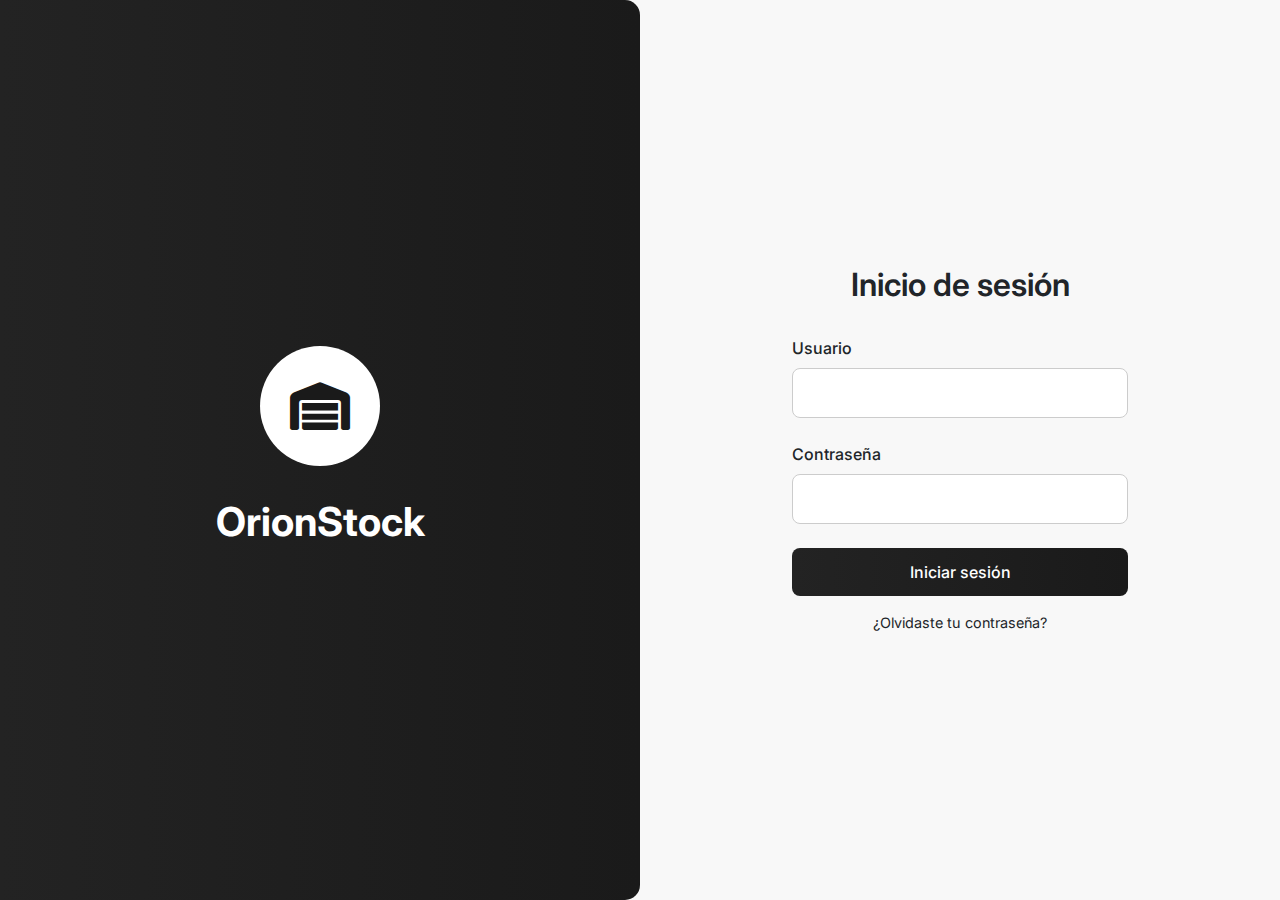
<file: orionstock-indumentaria-backend/target/classes/static/index.html>
<!DOCTYPE html>
<html lang="es">
<head>
  <meta charset="UTF-8">
  <meta name="viewport" content="width=device-width, initial-scale=1.0">
  <title>Login - OrionStock</title>
  <!-- Bootstrap CSS -->
  <link href="https://cdn.jsdelivr.net/npm/bootstrap@5.3.0/dist/css/bootstrap.min.css" rel="stylesheet">
  <link rel="preconnect" href="https://fonts.googleapis.com">
  <link rel="preconnect" href="https://fonts.gstatic.com" crossorigin>
  <link href="https://fonts.googleapis.com/css2?family=Inter:wght@400;500;600;700&display=swap" rel="stylesheet">
  <link rel="stylesheet" href="https://cdnjs.cloudflare.com/ajax/libs/font-awesome/6.4.0/css/all.min.css">
  <link rel="stylesheet" href="css/style.css">
</head>
<body class="login-page">
<div class="left-side">
  <div class="brand-logo">
    <i class="fas fa-warehouse"></i>
  </div>
  <h1 class="brand-name">OrionStock</h1>
</div>
<div class="right-side">
  <div class="login-container">
    <h2 class="login-title">Inicio de sesión</h2>
    <form id="loginForm">
      <div class="form-group">
        <label for="username">Usuario</label>
        <input type="text" id="username" name="username" required>
      </div>
      <div class="form-group">
        <label for="password">Contraseña</label>
        <input type="password" id="password" name="password" required>
      </div>
      <button type="submit" class="login-button">Iniciar sesión</button>
      <a href="#" class="forgot-password">¿Olvidaste tu contraseña?</a>
    </form>
  </div>
</div>

<!-- Bootstrap Bundle with Popper -->
<script src="https://cdn.jsdelivr.net/npm/bootstrap@5.3.0/dist/js/bootstrap.bundle.min.js"></script>
<script src="js/login.js"></script>
</body>
</html>
</file>
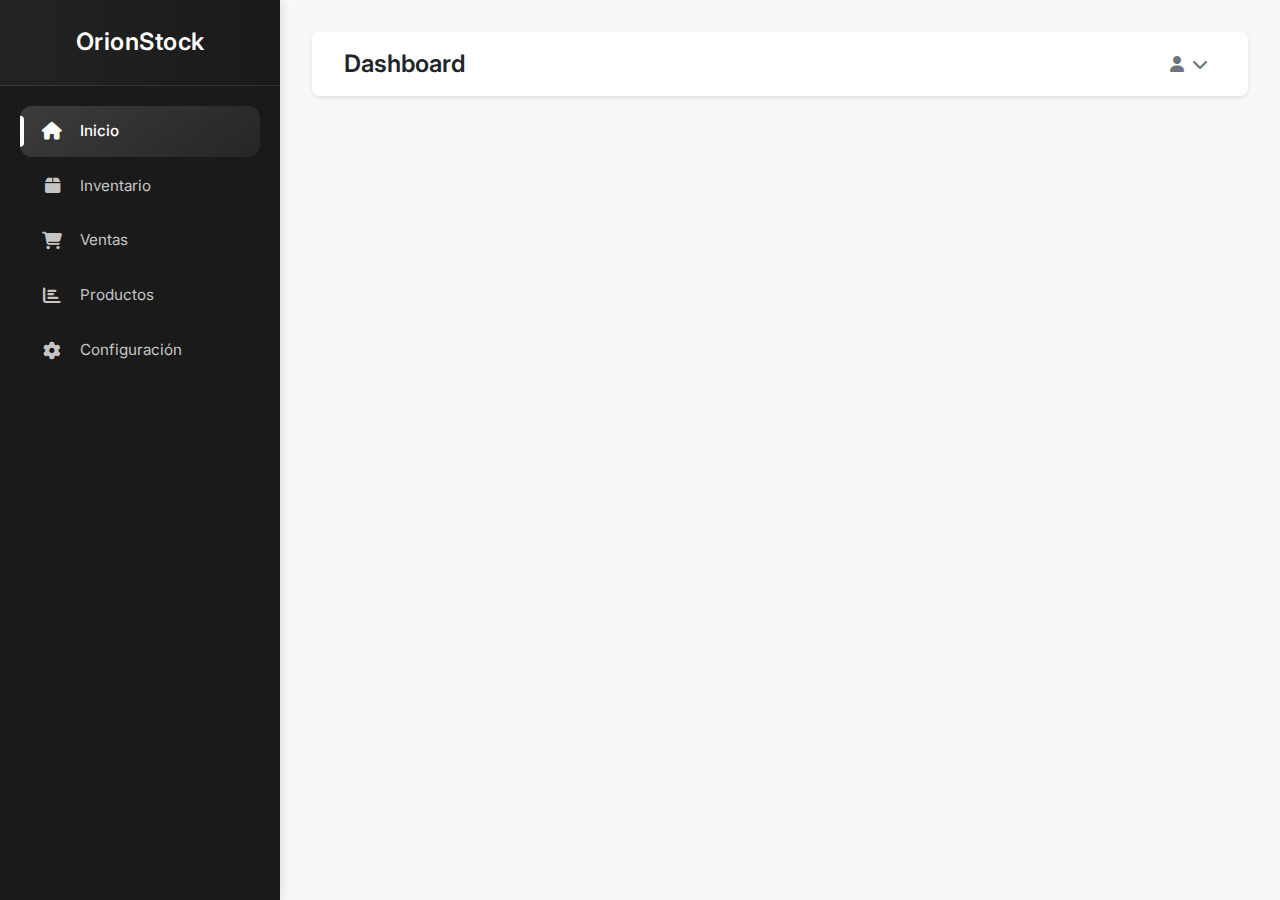
<file: orionstock-indumentaria-backend/target/classes/static/pages/dashboard.html>
<!DOCTYPE html>
<html lang="es">
<head>
    <meta charset="UTF-8">
    <meta name="viewport" content="width=device-width, initial-scale=1.0">
    <title>Dashboard - OrionStock</title>
    <!-- Bootstrap CSS -->
    <link href="https://cdn.jsdelivr.net/npm/bootstrap@5.3.0/dist/css/bootstrap.min.css" rel="stylesheet">
    <link rel="preconnect" href="https://fonts.googleapis.com">
    <link rel="preconnect" href="https://fonts.gstatic.com" crossorigin>
    <link href="https://fonts.googleapis.com/css2?family=Inter:wght@400;500;600;700&display=swap" rel="stylesheet">
    <link rel="stylesheet" href="https://cdnjs.cloudflare.com/ajax/libs/font-awesome/6.4.0/css/all.min.css">
    <link rel="stylesheet" href="../css/style.css">
</head>
<body>
    <!-- Incluir el componente sidebar -->
    <div id="sidebar-container"></div>

    <main class="main-content">
        <nav class="navbar">
            <div class="navbar-content">
                <h1 class="page-title">Dashboard</h1>
                <div class="user-menu">
                    <button class="user-menu-button" onclick="toggleUserMenu()">
                        <i class="fas fa-user"></i>
                        <i class="fas fa-chevron-down"></i>
                    </button>
                    <div class="user-menu-dropdown" id="userMenuDropdown">                        <a href="#" class="user-menu-item" style="display: none;">
                            <i class="fas fa-user-circle"></i>
                            Mi Perfil
                        </a>
                        <a href="#" class="user-menu-item">
                            <i class="fas fa-sign-out-alt"></i>
                            Cerrar Sesión
                        </a>
                    </div>
                </div>
            </div>
        </nav>
        <!-- Aquí irá el contenido del dashboard -->
    </main>

    <!-- Bootstrap Bundle with Popper -->
    <script src="https://cdn.jsdelivr.net/npm/bootstrap@5.3.0/dist/js/bootstrap.bundle.min.js"></script>
    <script src="../js/dashboard.js"></script>
</body>
</html>
</file>
<file: orionstock-indumentaria-backend/target/classes/static/css/style.css>
/* Estilos Globales */
:root {
    /* Colores principales */
    --primary-dark: #1a1a1a;
    --primary-gradient: linear-gradient(to right, #232323, #1a1a1a);
    --primary-hover: linear-gradient(to right, #2a2a2a, #232323);
    
    /* Colores de estado */
    --state-available: #198754;    /* Verde - Disponible */
    --state-low: #ffc107;         /* Amarillo - Pocas */
    --state-out: #dc3545;         /* Rojo - Agotado */
    
    /* Colores de fondo */
    --bg-light: #f8f8f8;
    --bg-white: #ffffff;
    
    /* Colores de texto */
    --text-dark: #212529;
    --text-muted: #6c757d;
    
    /* Colores de borde */
    --border-light: #e9ecef;
    --border-input: #ccc;
}

* {
    margin: 0;
    padding: 0;
    box-sizing: border-box;
    font-family: 'Inter', sans-serif;
}

/* Botones Personalizados */
.btn-primary {
    background: var(--primary-gradient) !important;
    border: none !important;
    color: var(--bg-white) !important;
    transition: all 0.3s ease !important;
}

.btn-primary:hover {
    background: var(--primary-hover) !important;
    transform: translateY(-1px) !important;
    box-shadow: 0 4px 15px rgba(0,0,0,0.2) !important;
}

.btn-primary:active {
    transform: translateY(0) !important;
    box-shadow: 0 2px 8px rgba(0,0,0,0.15) !important;
}

body {
    min-height: 100vh;
    display: flex;
    background-color: var(--bg-light);
    overflow-x: hidden;
}

/* Estilos del Login */
.left-side {
    width: 50%;
    background-color: var(--primary-dark);
    display: flex;
    flex-direction: column;
    justify-content: center;
    align-items: center;
    padding: 2rem;
    border-top-right-radius: 15px;
    border-bottom-right-radius: 15px;
    background: var(--primary-gradient);
}

.brand-logo {
    width: 120px;
    height: 120px;
    background-color: var(--bg-white);
    border-radius: 50%;
    margin-bottom: 2rem;
    display: flex;
    align-items: center;
    justify-content: center;
    font-size: 3rem;
    color: var(--primary-dark);
}

.brand-name {
    color: var(--bg-white);
    font-size: 2.5rem;
    font-weight: 700;
    text-align: center;
}

.right-side {
    width: 50%;
    display: flex;
    justify-content: center;
    align-items: center;
    background-color: var(--bg-light);
    padding: 2rem;
}

.login-container {
    width: 100%;
    max-width: 400px;
    padding: 2rem;
}

.login-title {
    color: var(--text-dark);
    font-size: 2rem;
    font-weight: 600;
    margin-bottom: 2rem;
    text-align: center;
}

.form-group {
    margin-bottom: 1.5rem;
}

.form-group label {
    display: block;
    color: var(--text-dark);
    margin-bottom: 0.5rem;
    font-weight: 500;
}

.form-group input {
    width: 100%;
    padding: 0.75rem;
    border: 1px solid var(--border-input);
    border-radius: 8px;
    font-size: 1rem;
    transition: border-color 0.2s;
}

.form-group input:focus {
    outline: none;
    border-color: var(--text-dark);
}

.login-button {
    width: 100%;
    padding: 0.75rem;
    background: var(--primary-gradient);
    color: var(--bg-white);
    border: none;
    border-radius: 8px;
    font-size: 1rem;
    font-weight: 500;
    cursor: pointer;
    transition: all 0.3s ease-in-out;
    position: relative;
    overflow: hidden;
}

.login-button:hover {
    background: var(--primary-hover);
    transform: translateY(-2px);
    box-shadow: 0 4px 15px rgba(0,0,0,0.2);
}

.login-button:active {
    transform: translateY(0);
    box-shadow: 0 2px 8px rgba(0,0,0,0.15);
}

.forgot-password {
    display: block;
    text-align: center;
    color: var(--text-dark);
    text-decoration: none;
    margin-top: 1rem;
    font-size: 0.9rem;
}

.forgot-password:hover {
    text-decoration: underline;
}

/* Estilos del Dashboard */
.main-content {
    flex: 1;
    min-height: 100vh;
    padding: 2rem;
    overflow-y: auto;
    background: var(--bg-light);
    position: relative;
}

#sidebar-container {
    position: sticky;
    top: 0;
    height: 100vh;
    z-index: 1000;
}

.page-title {
    margin: 0;
    color: var(--text-dark);
    font-size: 1.5rem;
    font-weight: 600;
}

.navbar {
    background-color: var(--bg-white);
    padding: 1rem 2rem;
    box-shadow: 0 2px 4px rgba(0,0,0,0.1);
    margin-bottom: 2rem;
    border-radius: 0.5rem;
    width: 100%;
}

.navbar-content {
    display: flex;
    justify-content: space-between;
    align-items: center;
    width: 100%;
    max-width: 100%;
}

.user-menu {
    position: relative;
    margin-left: auto;
}

.user-menu-button {
    background: none;
    border: none;
    color: var(--text-muted);
    display: flex;
    align-items: center;
    gap: 0.5rem;
    cursor: pointer;
    padding: 0.5rem;
}

.user-menu-button:hover {
    color: var(--text-dark);
}

.user-menu-dropdown {
    position: absolute;
    top: 100%;
    right: 0;
    background: var(--bg-white);
    border: 1px solid var(--border-light);
    border-radius: 0.5rem;
    box-shadow: 0 2px 4px rgba(0,0,0,0.1);
    min-width: 160px;
    display: none;
    z-index: 1000;
}

.user-menu-dropdown.show {
    display: block;
}

.user-menu-item {
    padding: 0.75rem 1rem;
    color: var(--text-dark);
    text-decoration: none;
    display: flex;
    align-items: center;
    gap: 0.5rem;
}

.user-menu-item:hover {
    background-color: var(--bg-light);
}

.user-menu-item i {
    width: 20px;
}

/* Estilos del Sidebar */
.sidebar {
    width: 280px;
    background-color: var(--primary-dark);
    color: var(--bg-white);
    display: flex;
    flex-direction: column;
    transition: all 0.3s ease;
    box-shadow: 2px 0 10px rgba(0, 0, 0, 0.1);
    height: 100vh;
    position: sticky;
    top: 0;
    left: 0;
}

.sidebar .brand-container {
    padding: 1.75rem;
    border-bottom: 1px solid rgba(255, 255, 255, 0.1);
    background: var(--primary-gradient);
}

.sidebar .brand-name {
    font-size: 1.5rem;
    font-weight: 600;
    color: var(--bg-white);
    text-decoration: none;
    margin: 0;
    letter-spacing: 0.5px;
}

.menu-items {
    list-style: none;
    padding: 1.25rem 0;
    margin: 0;
    flex-grow: 1;
    display: flex;
    flex-direction: column;
    gap: 0.25rem;
}

.menu-item {
    padding: 0 1.25rem;
}

.menu-link {
    color: rgba(255, 255, 255, 0.75);
    text-decoration: none;
    display: flex;
    align-items: center;
    padding: 0.875rem 1.25rem;
    border-radius: 0.75rem;
    font-size: 0.95rem;
    transition: all 0.2s ease-in-out;
    position: relative;
    overflow: hidden;
}

.menu-link:hover {
    color: var(--bg-white);
    background-color: rgba(255, 255, 255, 0.08);
    transform: translateX(4px);
}

.menu-link.active {
    background: linear-gradient(145deg, rgba(255,255,255,0.15), rgba(255,255,255,0.05));
    color: var(--bg-white);
    font-weight: 500;
}

.menu-link.active::before {
    content: '';
    position: absolute;
    left: 0;
    top: 50%;
    transform: translateY(-50%);
    width: 4px;
    height: 60%;
    background: var(--bg-white);
    border-radius: 0 4px 4px 0;
}

.menu-link i {
    width: 24px;
    font-size: 1.1rem;
    margin-right: 1rem;
    text-align: center;
}

.menu-toggle {
    display: none;
}

.sidebar-overlay {
    display: none;
}

/* Estilos del Inventario */
.inventory-container {
    background-color: transparent;
}

.inventory-toolbar .input-group {
    box-shadow: 0 2px 4px rgba(0,0,0,0.03);
}

.inventory-toolbar .input-group-text,
.inventory-toolbar .form-control {
    border-color: var(--border-light);
}

.inventory-toolbar .form-control:focus {
    box-shadow: none;
    border-color: var(--primary-dark);
}

.inventory-toolbar .btn-primary {
    background: var(--primary-gradient);
    border: none;
    padding: 0.6rem 1.2rem;
    transition: all 0.3s ease;
}

.inventory-toolbar .btn-primary:hover {
    background: var(--primary-hover);
    transform: translateY(-1px);
    box-shadow: 0 4px 15px rgba(0,0,0,0.2);
}

.inventory-toolbar .btn-outline-secondary {
    border-color: var(--border-light);
    color: var(--text-muted);
}

.inventory-toolbar .btn-outline-secondary:hover {
    background-color: var(--bg-light);
    border-color: var(--border-light);
    color: var(--primary-dark);
}

.card {
    border-radius: 1rem;
    border: 1px solid var(--border-light);
    box-shadow: 0 2px 4px rgba(0,0,0,0.03);
    overflow: hidden;
}

.table th:first-child {
    border-top-left-radius: 1rem;
}

.table th:last-child {
    border-top-right-radius: 1rem;
}

.table th {
    font-weight: 600;
    color: var(--text-dark);
    border-bottom-width: 1px;
}

.table td {
    vertical-align: middle;
}

.badge {
    padding: 0.5em 0.8em;
    font-weight: 500;
}

.badge-estado {
    padding: 0.5em 0.8em;
    font-weight: 500;
    border-radius: 0.375rem;
}

.badge-estado.disponible {
    background-color: var(--state-available);
    color: var(--bg-white);
}

.badge-estado.pocas {
    background-color: var(--state-low);
    color: var(--text-dark);
}

.badge-estado.agotado {
    background-color: var(--state-out);
    color: var(--bg-white);
}

.btn-link {
    text-decoration: none;
}

.pagination {
    gap: 0.25rem;
}

.pagination .page-link {
    border-radius: 0.375rem;
    border: 1px solid var(--border-light);
    color: var(--text-dark);
    padding: 0.5rem 1rem;
}

.pagination .page-item.active .page-link {
    background: var(--primary-gradient);
    border-color: var(--primary-dark);
    color: var(--bg-white);
}

/* Estilos del Modal */
.modal .btn-primary {
    background: var(--primary-gradient);
    border: none;
    transition: all 0.3s ease;
}

.modal .btn-primary:hover {
    background: var(--primary-hover);
    transform: translateY(-1px);
    box-shadow: 0 4px 15px rgba(0,0,0,0.2);
}

.modal .btn-secondary {
    background: transparent;
    border: 1px solid var(--border-light);
    color: var(--text-muted);
}

.modal .btn-secondary:hover {
    background: var(--bg-light);
    color: var(--text-dark);
}

/* Estilos de las pestañas del modal */
.nav-tabs {
    border-bottom-color: var(--border-light);
}

.nav-tabs .nav-link {
    color: var(--text-muted);
    border: none;
    padding: 0.75rem 1.25rem;
    font-weight: 500;
    position: relative;
}

.nav-tabs .nav-link:hover {
    color: var(--text-dark);
    border: none;
    isolation: isolate;
}

.nav-tabs .nav-link.active {
    color: var(--text-dark);
    background: none;
    border: none;
}

.nav-tabs .nav-link.active::after {
    content: '';
    position: absolute;
    bottom: 0;
    left: 0;
    width: 100%;
    height: 2px;
    background: var(--primary-gradient);
}

/* Media Queries */
@media (max-width: 768px) {
    /* Login Responsive */
    body.login-page {
        flex-direction: column;
    }

    .left-side, .right-side {
        width: 100%;
        padding: 2rem 1rem;
    }

    .left-side {
        min-height: 300px;
        border-top-right-radius: 0;
        border-bottom-right-radius: 0;
        border-bottom-left-radius: 30px;
        border-bottom-right-radius: 30px;
    }

    /* Dashboard Responsive */
    .main-content {
        padding: 1rem;
        padding-top: 4rem;
    }

    .navbar {
        padding: 0.75rem 1rem;
        margin-bottom: 1.5rem;
    }

    .page-title {
        font-size: 1.25rem;
    }

    .user-menu-dropdown {
        position: fixed;
        top: auto;
        bottom: 0;
        left: 0;
        right: 0;
        width: 100%;
        border-radius: 1rem 1rem 0 0;
        padding: 0.5rem;
        transform: translateY(100%);
        transition: transform 0.3s ease;
    }

    .user-menu-dropdown.show {
        transform: translateY(0);
    }

    .user-menu-item {
        padding: 1rem;
        justify-content: center;
        border-radius: 0.5rem;
    }

    /* Sidebar Responsive */
    .sidebar {
        position: fixed;
        left: -280px;
        width: 280px;
        transition: transform 0.3s ease;
        z-index: 1050;
    }

    .sidebar.active {
        transform: translateX(280px);
    }

    .menu-toggle {
        display: flex;
        position: fixed;
        top: 1rem;
        left: 1rem;
        z-index: 1060;
        background: var(--primary-dark);
        border: none;
        color: var(--bg-white);
        padding: 0.5rem;
        border-radius: 0.5rem;
        cursor: pointer;
        box-shadow: 0 2px 5px rgba(0,0,0,0.2);
    }

    .brand-name,
    .menu-link span {
        display: block;
        opacity: 1;
        visibility: visible;
    }

    .menu-link {
        padding: 0.75rem 1.25rem;
        justify-content: flex-start;
    }

    .menu-link i {
        margin-right: 1rem;
        font-size: 1.1rem;
    }

    .sidebar-overlay {
        display: none;
        position: fixed;
        top: 0;
        left: 0;
        width: 100%;
        height: 100%;
        background: rgba(0,0,0,0.5);
        z-index: 1040;
    }

    .sidebar-overlay.active {
        display: block;
    }

    /* Inventory Responsive */
    .inventory-toolbar .btn span {
        display: none;
    }

    .inventory-toolbar .btn i {
        margin: 0;
    }

    .table td, .table th {
        padding: 0.75rem;
    }
}

@media (min-width: 769px) {
    #sidebar-container {
        display: block !important;
    }
}
</file>
